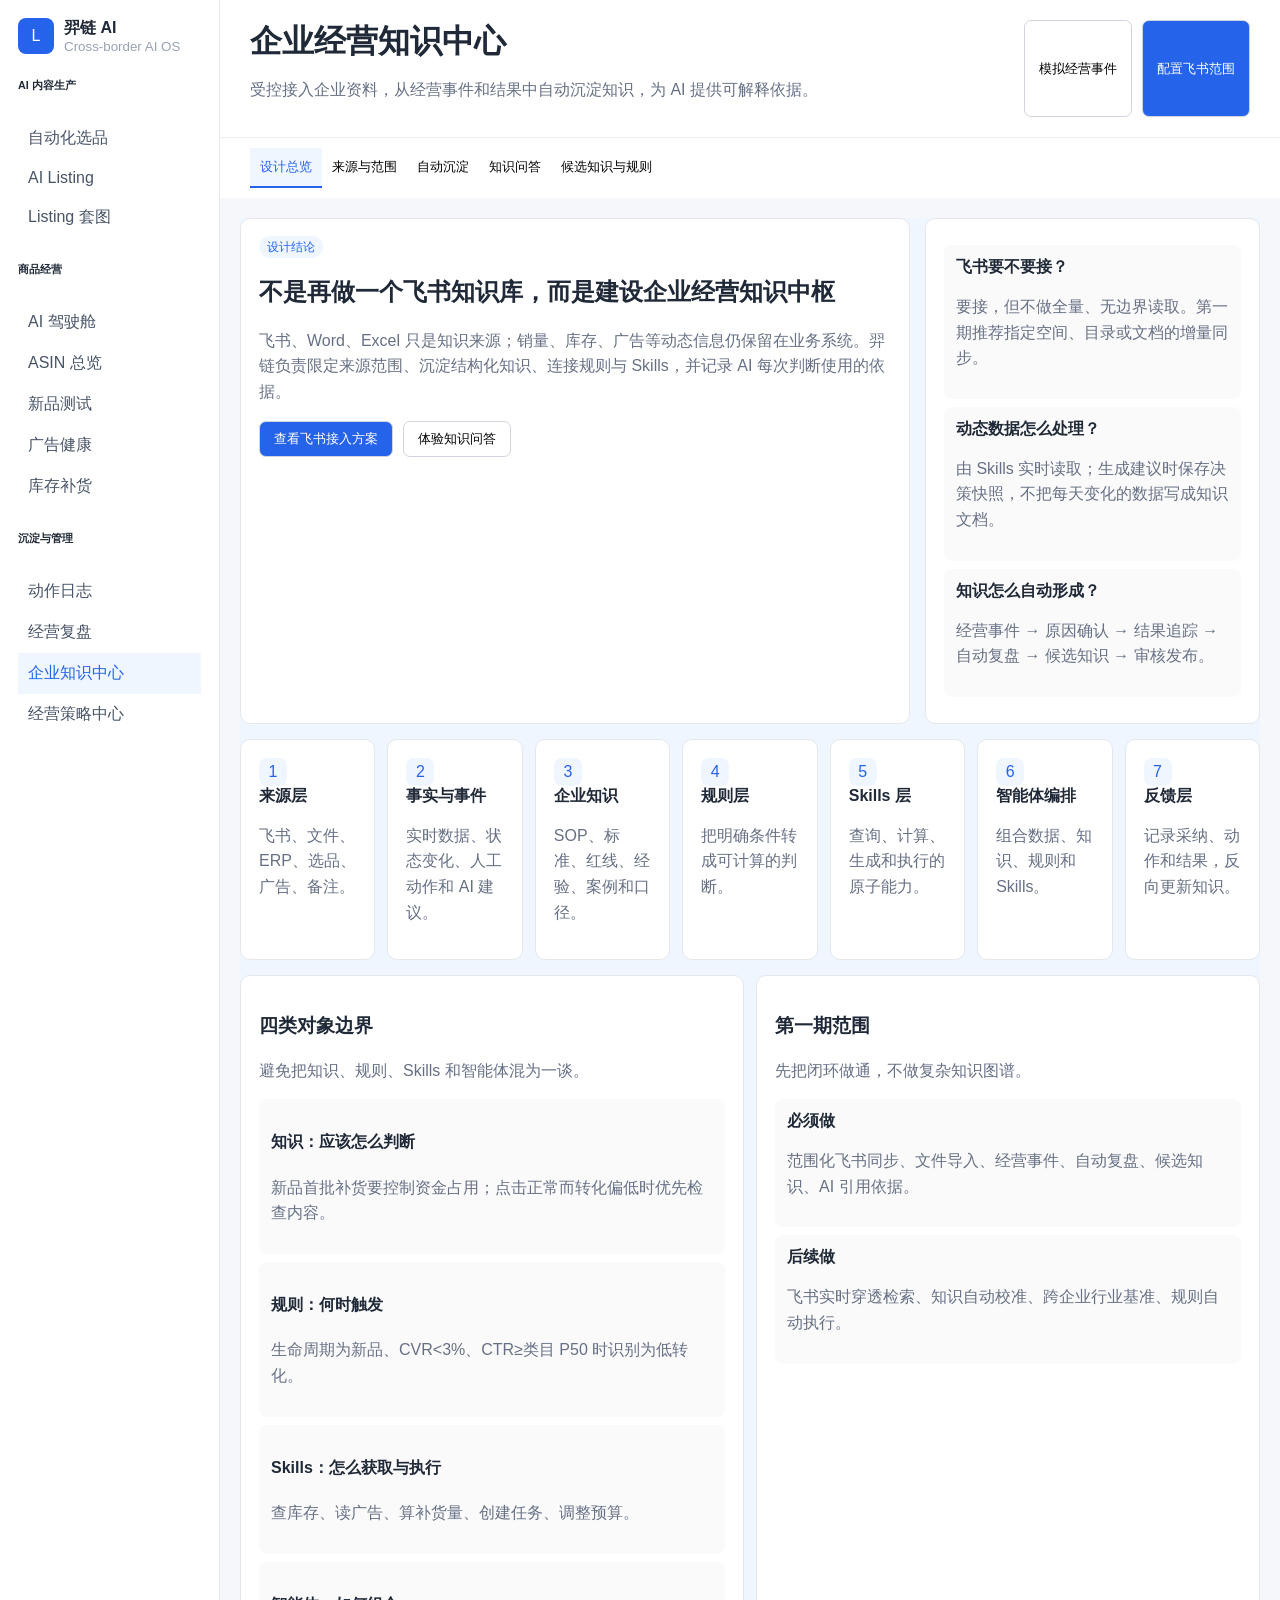
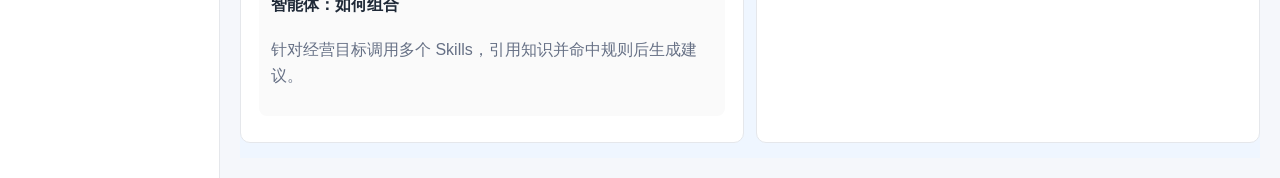
<file: enterprise-knowledge-center-v3/index.html>
<!doctype html><html lang="zh-CN"><head><meta charset="utf-8"><meta name="viewport" content="width=device-width,initial-scale=1"><title>羿链 AI｜企业经营知识中心 V3</title><link rel="stylesheet" href="style.css"></head><body><div class="app"><aside class="side"><div class="brand"><div class="logo">L</div><div><b>羿链 AI</b><small>Cross-border AI OS</small></div></div><nav class="nav"><h6>AI 内容生产</h6><a href="#">自动化选品</a><a href="#">AI Listing</a><a href="#">Listing 套图</a><h6>商品经营</h6><a href="#">AI 驾驶舱</a><a href="#">ASIN 总览</a><a href="#">新品测试</a><a href="#">广告健康</a><a href="#">库存补货</a><h6>沉淀与管理</h6><a href="#">动作日志</a><a href="#">经营复盘</a><a class="active" href="#">企业知识中心</a><a href="#">经营策略中心</a></nav></aside><main class="main"><header class="top"><div><h1>企业经营知识中心</h1><p>受控接入企业资料，从经营事件和结果中自动沉淀知识，为 AI 提供可解释依据。</p></div><div class="actions"><button class="btn" id="simulate">模拟经营事件</button><button class="btn primary" data-go="sources">配置飞书范围</button></div></header><div class="tabs"><button class="tab active" data-tab="overview">设计总览</button><button class="tab" data-tab="sources">来源与范围</button><button class="tab" data-tab="factory">自动沉淀</button><button class="tab" data-tab="qa">知识问答</button><button class="tab" data-tab="candidate">候选知识与规则</button></div><div class="content">
<section class="page active" id="overview"><div class="hero"><div class="card notice"><span class="tag blue">设计结论</span><h2>不是再做一个飞书知识库，而是建设企业经营知识中枢</h2><p>飞书、Word、Excel 只是知识来源；销量、库存、广告等动态信息仍保留在业务系统。羿链负责限定来源范围、沉淀结构化知识、连接规则与 Skills，并记录 AI 每次判断使用的依据。</p><div class="actions"><button class="btn primary" data-go="sources">查看飞书接入方案</button><button class="btn" data-go="qa">体验知识问答</button></div></div><div class="card"><div class="decision"><b>飞书要不要接？</b><p>要接，但不做全量、无边界读取。第一期推荐指定空间、目录或文档的增量同步。</p></div><div class="decision"><b>动态数据怎么处理？</b><p>由 Skills 实时读取；生成建议时保存决策快照，不把每天变化的数据写成知识文档。</p></div><div class="decision"><b>知识怎么自动形成？</b><p>经营事件 → 原因确认 → 结果追踪 → 自动复盘 → 候选知识 → 审核发布。</p></div></div></div><div class="layers"><div class="card layer"><div class="num">1</div><b>来源层</b><p>飞书、文件、ERP、选品、广告、备注。</p></div><div class="card layer"><div class="num">2</div><b>事实与事件</b><p>实时数据、状态变化、人工动作和 AI 建议。</p></div><div class="card layer"><div class="num">3</div><b>企业知识</b><p>SOP、标准、红线、经验、案例和口径。</p></div><div class="card layer"><div class="num">4</div><b>规则层</b><p>把明确条件转成可计算的判断。</p></div><div class="card layer"><div class="num">5</div><b>Skills 层</b><p>查询、计算、生成和执行的原子能力。</p></div><div class="card layer"><div class="num">6</div><b>智能体编排</b><p>组合数据、知识、规则和 Skills。</p></div><div class="card layer"><div class="num">7</div><b>反馈层</b><p>记录采纳、动作和结果，反向更新知识。</p></div></div><div class="grid2"><div class="card"><div class="head"><div><h3>四类对象边界</h3><p>避免把知识、规则、Skills 和智能体混为一谈。</p></div></div><div class="body split"><div class="box"><h4>知识：应该怎么判断</h4><p>新品首批补货要控制资金占用；点击正常而转化偏低时优先检查内容。</p></div><div class="box"><h4>规则：何时触发</h4><p>生命周期为新品、CVR&lt;3%、CTR≥类目 P50 时识别为低转化。</p></div><div class="box"><h4>Skills：怎么获取与执行</h4><p>查库存、读广告、算补货量、创建任务、调整预算。</p></div><div class="box"><h4>智能体：如何组合</h4><p>针对经营目标调用多个 Skills，引用知识并命中规则后生成建议。</p></div></div></div><div class="card"><div class="head"><div><h3>第一期范围</h3><p>先把闭环做通，不做复杂知识图谱。</p></div></div><div class="body"><div class="decision"><b>必须做</b><p>范围化飞书同步、文件导入、经营事件、自动复盘、候选知识、AI 引用依据。</p></div><div class="decision"><b>后续做</b><p>飞书实时穿透检索、知识自动校准、跨企业行业基准、规则自动执行。</p></div></div></div></div></section>
<section class="page" id="sources"><div class="banner"><div class="icon">飞</div><div><h3>支持飞书，但采用“最小必要范围”接入</h3><p>管理员先选择空间、目录、文档和允许使用的 AI 场景；系统预览文档数量、权限冲突、重复内容和预计知识片段，再开始同步。默认不访问人事、薪酬和财务敏感空间。</p></div><span class="tag green">推荐：范围同步</span></div><div class="grid3"><div class="card mode selected" data-mode="sync"><span class="radio"></span><h4>范围化增量同步</h4><p>选择具体节点，跟随内容更新并保留版本。</p><ul><li>长期维护的 SOP、标准和品牌资料</li><li>查询稳定，可追溯 AI 引用版本</li><li>第一期推荐方案</li></ul></div><div class="card mode" data-mode="import"><span class="radio"></span><h4>人工选文档导入</h4><p>把少量稳定文档复制到羿链，不持续同步。</p><ul><li>范围最清晰、实施成本最低</li><li>适合敏感和稳定的企业标准</li><li>更新需要人工重新导入</li></ul></div><div class="card mode" data-mode="live"><span class="radio"></span><h4>飞书实时穿透检索</h4><p>回答时直接在授权飞书范围搜索。</p><ul><li>适合变化快且不希望复制的资料</li><li>受接口延迟和权限变化影响</li><li>后续作为证据不足时的补充</li></ul></div></div><div class="scope"><div class="card"><div class="head"><div><h3>当前飞书同步范围</h3><p>只同步选中的节点，不因授权而自动抓取整个企业空间。</p></div><button class="btn primary" id="openScope">配置范围</button></div><div class="body"><div class="tree"><div class="node"><span class="check on"></span><div><b>商品经营中心</b><p>继承新品测试与内容规范，共 25 篇文档</p></div><span class="tag green">允许调用</span></div><div class="node child"><span class="check on"></span><div><b>新品测试与运营 SOP</b><p>D7 / D15 / D23 / D30、广告启动和止损流程</p></div><span class="tag blue">新品测试</span></div><div class="node child"><span class="check on"></span><div><b>Listing 与图片规范</b><p>品牌语气、禁用词、图片验收标准</p></div><span class="tag blue">内容生成</span></div><div class="node"><span class="check on"></span><div><b>供应链与补货标准</b><p>供应商准入、MOQ、交期和补货流程</p></div><span class="tag blue">库存补货</span></div><div class="node"><span class="check"></span><div><b>人事与薪酬</b><p>工资、绩效和人员隐私，默认排除</p></div><span class="tag red">敏感</span></div><div class="node"><span class="check"></span><div><b>财务与资金预算</b><p>仅管理层专属 AI 场景可单独授权</p></div><span class="tag orange">限制</span></div></div></div></div><div><div class="card"><div class="head"><div><h3>范围影响预览</h3><p>同步前先评估规模与权限。</p></div><span class="tag green">可同步</span></div><div class="body"><div class="stats"><div class="stat"><small>选中文档</small><b id="docs">42</b></div><div class="stat"><small>预计片段</small><b id="chunks">1,286</b></div><div class="stat"><small>重复内容</small><b>8%</b></div><div class="stat"><small>权限冲突</small><b style="color:var(--orange)">3</b></div></div><div class="warn">3 篇文档的飞书可见范围大于羿链 AI 使用范围。同步时将采用更严格权限。</div></div></div></div></div><div class="card" style="margin-top:12px"><div class="head"><div><h3>AI 查询路由</h3><p>不是每次都访问大量飞书资料。</p></div><button class="btn" data-go="qa">打开知识问答</button></div><div class="body"><div class="route"><div class="step primary"><b>① 实时业务数据</b><p>库存、销量、广告和利润由 Skills 实时读取。</p></div><div class="step primary"><b>② 已发布知识</b><p>优先使用审核过、带版本和适用范围的知识。</p></div><div class="step"><b>③ 批准来源快照</b><p>检索已同步但尚未成为正式知识的内容。</p></div><div class="step fallback"><b>④ 飞书补充检索</b><p>证据不足且有权限时才触发，默认关闭。</p></div><div class="step"><b>⑤ 返回引用依据</b><p>展示数据时间、知识版本和原始文档位置。</p></div></div></div></div></section>
<section class="page" id="factory"><div class="banner"><div class="icon">循</div><div><h3>员工正常做业务，知识从动作和结果中自动长出来</h3><p>实时数据不进入知识库；系统记录关键事件、人工判断和后续效果，AI 自动生成单案例复盘，再聚合同类案例形成候选知识。</p></div><span class="tag blue">经营知识工厂</span></div><div class="pipeline"><div class="card pipe"><div class="num">1</div><b>自动采集事件</b><p>选品标记、改价、广告调整、补货、换图和清货。</p></div><div class="card pipe"><div class="num">2</div><b>补齐上下文</b><p>自动附带当时销量、库存、广告、利润和生命周期。</p></div><div class="card pipe"><div class="num">3</div><b>原因确认</b><p>AI 推断动作原因，运营三秒确认或补充一句话。</p></div><div class="card pipe"><div class="num">4</div><b>结果追踪</b><p>到期自动读取前后数据，识别干扰因素。</p></div><div class="card pipe"><div class="num">5</div><b>候选知识</b><p>聚合相似案例，展示样本、反例和可信度。</p></div><div class="card pipe"><div class="num">6</div><b>审核与转规则</b><p>负责人发布经验；条件明确后进入规则试运行。</p></div></div><div class="grid2"><div class="card"><div class="head"><div><h3>今日自动采集</h3><p>不要求运营额外写完整日志。</p></div><span class="tag green" id="eventCount">236 条</span></div><div class="body" id="feed"><div class="feed"><div class="fi">选</div><div><b>自动化选品：人工淘汰 AI 高分产品</b><p>AI 评分 82，运营标记“首批资金占用高、MOQ 过大”。系统已记录决策差异。</p><span class="tag orange">候选重复模式</span></div><span class="time">13:42</span></div><div class="feed"><div class="fi">广</div><div><b>广告预算由 $50 调整至 $30</b><p>ACoS 48%，库存覆盖 6 天。AI 推断原因为库存不足，等待运营确认。</p><span class="tag orange">原因待确认</span></div><span class="time">12:18</span></div><div class="feed"><div class="fi">补</div><div><b>AI 补货建议 300 件，运营改为 150 件</b><p>人工备注“新品数据仍不稳定，控制首批资金风险”，30 天后自动复盘。</p><span class="tag green">已建立追踪</span></div><span class="time">09:27</span></div></div></div><div class="card"><div class="head"><div><h3>待确认事项</h3><p>集中处理，避免每次操作都弹复杂表单。</p></div><span class="tag orange">预计 30 秒</span></div><div class="body"><div class="decision"><b>降低广告预算</b><p>AI 推断：库存不足，主动收缩流量。操作人可直接确认或修改原因标签。</p><button class="btn primary confirm">确认原因</button> <button class="btn">修改</button></div><div class="decision"><b>暂停补货</b><p>AI 推断：商品进入淡季，等待 14 天后复盘销量趋势。</p><button class="btn primary confirm">确认原因</button> <button class="btn">修改</button></div></div></div></div></section>
<section class="page" id="qa"><div class="banner"><div class="icon">问</div><div><h3>知识问答只是应用入口，但每个回答必须展示判断依据</h3><p>AI 默认检索已发布知识和批准来源快照，同时由 Skills 获取当前商品数据。回答中区分企业规定、历史经验、实时事实和 AI 推断。</p></div><span class="tag green">可解释回答</span></div><div class="qa"><div class="card"><div class="head"><h3>知识分类</h3></div><div class="cat active"><span>全部经营知识</span><b>38</b></div><div class="cat"><span>SOP 与标准</span><b>9</b></div><div class="cat"><span>运营规则与红线</span><b>8</b></div><div class="cat"><span>新品案例</span><b>7</b></div><div class="cat"><span>经验沉淀</span><b>6</b></div><div class="cat"><span>历史复盘</span><b>5</b></div><div class="cat"><span>平台与合规</span><b>3</b></div><div class="body"><div class="decision"><b>本次范围</b><p>已发布知识 38 条<br>飞书批准快照 42 篇<br>Amazon UK / 家居类<br>排除财务、人事空间</p></div></div></div><div class="card"><div class="head"><div><h3>企业经营知识助手</h3><p>基于企业知识与实时数据回答。</p></div><span class="tag green">来源可追溯</span></div><div class="chat" id="chat"><div class="msg user"><div class="bubble">新品 D15 点击率正常，但转化率只有 2.8%，通常应该先做什么？</div></div><div class="msg"><div class="bubble"><h4>建议先检查主图、详情页和价格竞争力，不建议直接增加广告预算。</h4>当前商品点击率达到类目正常水平，说明基础流量不是首要问题。根据新品测试 SOP，应先判断主图场景表达、卖点信息、价格和评价是否存在转化障碍。近 23 个相似案例中，16 个具备可评估结果，其中 11 个在内容优化后 7 日内转化率提升。<div><span class="cite">KB-SOP-001 V2.3</span><span class="cite">EXP-014 V1.2</span><span class="cite">实时快照 18:37</span></div></div></div></div><div class="composer"><textarea id="q">库存覆盖 14 天，供应商交期 30 天，这个新品应该补多少？</textarea><button class="btn primary" id="ask">发送</button></div></div><div class="card"><div class="head"><h3>本次判断依据</h3></div><div class="chain"><h4>AI 决策链路</h4><div class="ci"><div class="cn">1</div><div><b>实时事实</b><p>生命周期 D15、CVR 2.8%、CTR 达类目 P55。</p></div></div><div class="ci"><div class="cn">2</div><div><b>企业知识</b><p>新品测试 SOP 与低转化复盘经验。</p></div></div><div class="ci"><div class="cn">3</div><div><b>结构化规则</b><p>命中“点击正常、转化偏低”。</p></div></div><div class="ci"><div class="cn">4</div><div><b>Skills</b><p>查询广告、Listing、价格和评价。</p></div></div><div class="ci"><div class="cn">5</div><div><b>建议与追踪</b><p>生成诊断任务，7 日后自动复盘。</p></div></div></div><div class="chain"><h4>来源说明</h4><div class="box"><h4>飞书来源快照</h4><p>《新品测试 SOP》，指定目录同步，2026-07-20 更新。</p></div><div class="box" style="margin-top:7px"><h4>经营经验</h4><p>23 个相似案例自动提炼，经经营负责人审核。</p></div></div></div></div></section>
<section class="page" id="candidate"><div class="candidate"><div class="card"><div class="head"><h3>候选知识</h3><span class="tag orange">6</span></div><div class="cand active"><b>新品低转化时优先检查内容</b><p>23 个案例 · 可信度 78%</p></div><div class="cand"><b>新品首次补货控制在预测量 40%—60%</b><p>18 个案例 · 可信度 84%</p></div><div class="cand"><b>选品评分提高 MOQ 与资金权重</b><p>31 个决策 · 可信度 72%</p></div><div class="cand"><b>库存不足时适度收缩广告</b><p>14 个案例 · 可信度 69%</p></div></div><div class="card"><div class="head"><div><h3>新品点击率正常但转化率低时，优先检查主图与详情页</h3><p>由经营事件和自动复盘聚合生成，不是 AI 直接发布的规则。</p></div><span class="tag green">可信度 78%</span></div><div class="body"><div class="metric"><div class="stat"><small>相似案例</small><b>23</b></div><div class="stat"><small>可评估</small><b>16</b></div><div class="stat"><small>明显改善</small><b>11</b></div><div class="stat"><small>反例</small><b>2</b></div></div><div class="box" style="margin-top:10px"><h4>候选结论</h4><p>Amazon UK 家居类新品 D7—D23，当点击率达到类目正常水平但转化率低于 3% 时，优先检查主图场景表达、详情页信息层级和价格竞争力，不宜直接增加广告预算。</p></div><div class="split" style="margin-top:10px"><div class="box"><h4>支持证据</h4><p>11 个案例内容优化后转化提升，平均提升 1.3 个百分点。</p></div><div class="box"><h4>例外与风险</h4><p>价格高于竞品 15% 以上、评价不足或同期大促时，不直接归因于内容。</p></div></div><div class="box" style="margin-top:10px"><h4>知识形成门槛</h4><p>单个案例只进入复盘；多个相似案例形成候选；审核后可用于 AI 建议；历史回放和试运行通过后才可转为规则。</p></div></div></div><div class="card"><div class="head"><h3>发布与转化</h3></div><div class="body"><div class="decision"><b>建议用途</b><p>先发布为 L2 企业经验，用于 AI 生成诊断建议，不自动修改 Listing 或广告。</p></div><div class="footer-actions"><button class="btn primary action">发布为企业经验</button><button class="btn action">进入限定范围试运行</button><button class="btn action">转为结构化规则草稿</button><button class="btn">继续积累样本</button></div><div class="box" style="margin-top:12px"><h4>规则与 Skills 的边界</h4><p>规则定义“何时识别低转化”；查询广告、价格、评价是 Skills；智能体组合知识、规则和多个 Skills 后给出建议。</p></div></div></div></div></section>
</div></main></div><div class="overlay" id="overlay"></div><aside class="drawer" id="drawer"><div class="dh"><div><b>配置飞书知识范围</b><p style="margin:3px 0 0;color:#98a2b3;font-size:9px">选择最小必要范围，并预览同步影响</p></div><button class="close" id="close">×</button></div><div class="db"><div class="formgrid"><div><div class="block"><h4>1. 选择空间与节点</h4><div class="body"><div class="row"><span class="check on scopecheck"></span><div><b>商品经营中心</b><p>新品测试、Listing、广告、库存和清货</p></div></div><div class="row"><span class="check on scopecheck"></span><div><b>供应链管理中心</b><p>供应商、MOQ、交期和质检标准</p></div></div><div class="row"><span class="check scopecheck"></span><div><b>公司管理制度</b><p>部分内容与商品经营无关</p></div></div><div class="row"><span class="check scopecheck"></span><div><b>人事、薪酬与绩效</b><p>敏感域，默认禁止商品经营 AI 调用</p></div></div></div></div><div class="block"><h4>2. 内容过滤规则</h4><div class="body"><div class="row"><span class="check on"></span><div><b>仅同步已发布文档</b><p>排除草稿、回收站和临时会议记录</p></div></div><div class="row"><span class="check on"></span><div><b>排除 24 个月未更新内容</b><p>平台规则类文档除外</p></div></div><div class="row"><span class="check on"></span><div><b>敏感词和权限冲突检测</b><p>工资、身份证、银行账户等默认拦截</p></div></div></div></div></div><div><div class="block"><h4>3. AI 使用范围</h4><div class="body"><select class="select"><option>新品测试、Listing、广告、库存补货</option></select><select class="select"><option>经营负责人、产品开发、运营</option></select><select class="select"><option>普通用户看摘要，负责人可打开原文</option></select></div></div><div class="block"><h4>范围影响估算</h4><div class="body"><div class="stats"><div class="stat"><small>预计文档</small><b id="dDocs">42</b></div><div class="stat"><small>预计片段</small><b id="dChunks">1,286</b></div><div class="stat"><small>敏感拦截</small><b>17</b></div><div class="stat"><small>权限冲突</small><b style="color:var(--orange)">3</b></div></div><div class="warn">建议先运行 14 天，观察命中率、无答案率和错误引用，再决定是否开放飞书实时穿透检索。</div></div></div></div></div></div><div class="df"><button class="btn" id="cancel">取消</button><button class="btn">保存草稿</button><button class="btn primary" id="save">确认范围并同步</button></div></aside><div class="toast" id="toast"></div><script src="app.js"></script></body></html>
</file>
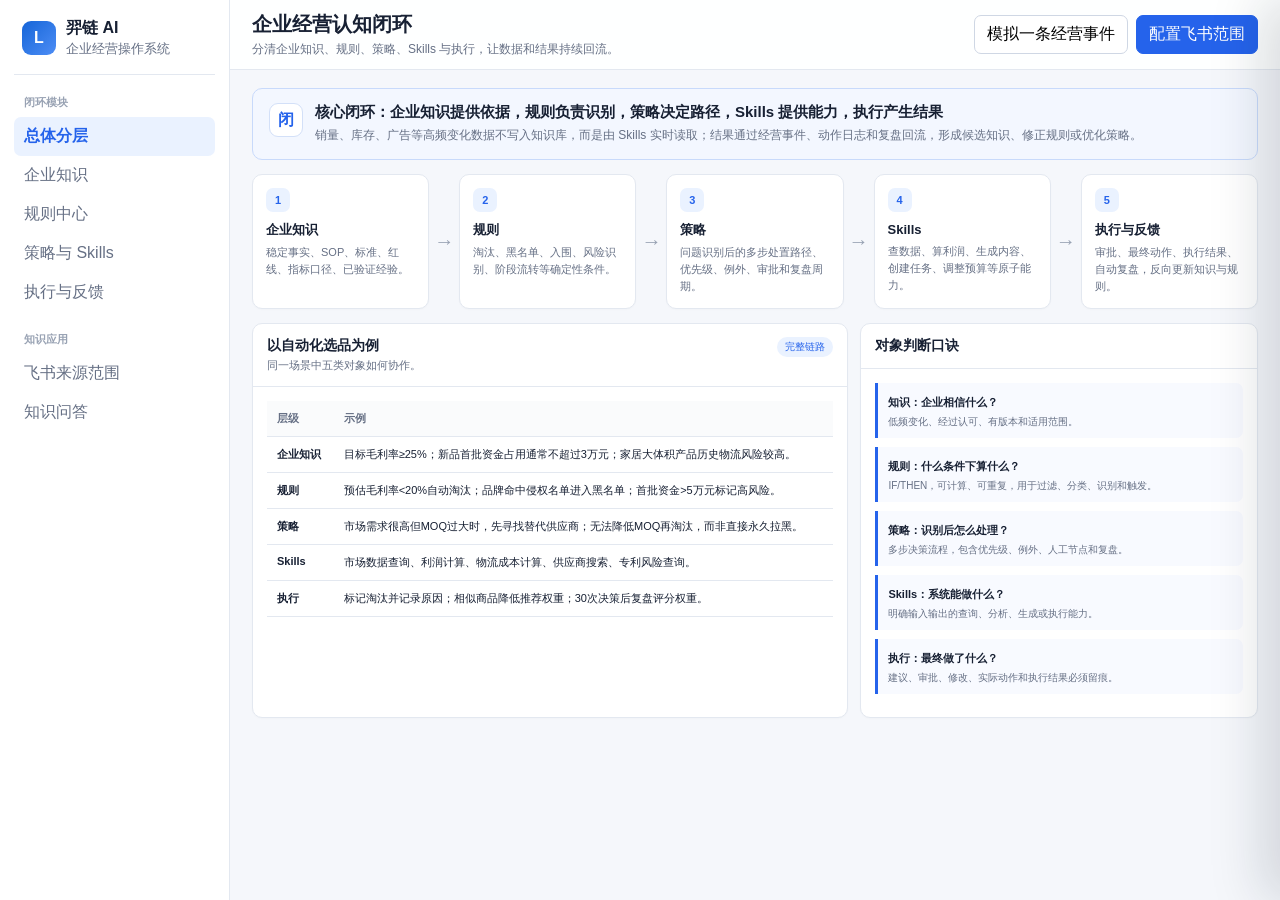
<file: public/knowledge-center-v4.html>
<!doctype html>
<html lang="zh-CN">
<head>
<meta charset="utf-8" />
<meta name="viewport" content="width=device-width,initial-scale=1" />
<title>羿链 AI｜企业经营知识闭环原型</title>
<style>
:root{--bg:#f5f7fb;--panel:#fff;--line:#e3e8f0;--text:#172033;--muted:#667085;--blue:#2563eb;--blueSoft:#eaf2ff;--green:#16803c;--greenSoft:#eaf7ef;--orange:#b4690e;--orangeSoft:#fff4df;--red:#c24132;--redSoft:#fdecea;--shadow:0 10px 30px rgba(16,24,40,.07)}
*{box-sizing:border-box}html,body{margin:0;min-height:100%;font-family:-apple-system,BlinkMacSystemFont,"Segoe UI","PingFang SC","Microsoft YaHei",Arial,sans-serif;color:var(--text);background:var(--bg)}button,input,textarea,select{font:inherit}.app{display:grid;grid-template-columns:230px 1fr;min-height:100vh}.side{background:#fff;border-right:1px solid var(--line);padding:18px 14px;position:sticky;top:0;height:100vh;overflow:auto}.brand{display:flex;gap:10px;align-items:center;padding:0 8px 16px;border-bottom:1px solid var(--line)}.logo{width:34px;height:34px;border-radius:9px;background:linear-gradient(135deg,#1565d8,#4d8df5);color:#fff;display:grid;place-items:center;font-weight:800}.brand b{display:block}.brand small{color:var(--muted)}.nav h6{margin:20px 10px 7px;color:#98a2b3;font-size:11px}.nav button{display:flex;width:100%;border:0;background:transparent;padding:9px 10px;border-radius:7px;color:var(--muted);text-align:left;cursor:pointer}.nav button.active{background:var(--blueSoft);color:var(--blue);font-weight:700}.main{min-width:0}.top{height:70px;background:rgba(255,255,255,.95);border-bottom:1px solid var(--line);display:flex;justify-content:space-between;align-items:center;padding:12px 22px;position:sticky;top:0;z-index:5}.top h1{font-size:20px;margin:0}.top p{margin:3px 0 0;font-size:12px;color:var(--muted)}.actions{display:flex;gap:8px}.btn{border:1px solid #cfd7e4;background:#fff;border-radius:7px;padding:8px 12px;cursor:pointer}.btn.primary{background:var(--blue);border-color:var(--blue);color:#fff}.content{padding:18px 22px 40px;max-width:1580px;margin:auto}.page{display:none}.page.active{display:block}.banner{background:#f3f7ff;border:1px solid #c8dafb;border-radius:10px;padding:14px 16px;display:flex;gap:12px;align-items:flex-start;margin-bottom:14px}.banner .ico{width:34px;height:34px;border-radius:9px;background:#fff;color:var(--blue);display:grid;place-items:center;font-weight:800;border:1px solid #d3e0f8}.banner h2{font-size:15px;margin:0 0 4px}.banner p{font-size:12px;color:var(--muted);margin:0;line-height:1.6}.tag{display:inline-flex;align-items:center;border-radius:999px;padding:3px 8px;font-size:10px;background:#eef2f6;color:#475467;white-space:nowrap}.tag.blue{background:var(--blueSoft);color:var(--blue)}.tag.green{background:var(--greenSoft);color:var(--green)}.tag.orange{background:var(--orangeSoft);color:var(--orange)}.tag.red{background:var(--redSoft);color:var(--red)}.grid{display:grid;grid-template-columns:repeat(5,minmax(0,1fr));gap:10px}.card{background:#fff;border:1px solid var(--line);border-radius:10px;box-shadow:0 1px 2px rgba(16,24,40,.02)}.layer{padding:13px}.layer .n{width:24px;height:24px;background:var(--blueSoft);color:var(--blue);display:grid;place-items:center;border-radius:7px;font-size:11px;font-weight:800;margin-bottom:8px}.layer b{font-size:13px}.layer p{font-size:11px;color:var(--muted);line-height:1.55;margin:5px 0 0}.arrow{display:grid;place-items:center;color:#98a2b3;font-size:20px}.flow{display:grid;grid-template-columns:1fr 30px 1fr 30px 1fr 30px 1fr 30px 1fr;gap:0;margin-bottom:14px}.head{display:flex;justify-content:space-between;align-items:flex-start;padding:13px 14px;border-bottom:1px solid var(--line)}.head h3{font-size:14px;margin:0}.head p{font-size:11px;color:var(--muted);margin:3px 0 0}.body{padding:14px}.two{display:grid;grid-template-columns:1.2fr .8fr;gap:12px}.three{display:grid;grid-template-columns:repeat(3,1fr);gap:10px}.item{padding:11px;border:1px solid var(--line);border-radius:8px;margin-bottom:8px}.item:last-child{margin-bottom:0}.item b{font-size:12px}.item p{font-size:11px;color:var(--muted);line-height:1.5;margin:4px 0 0}.table{width:100%;border-collapse:collapse}.table th,.table td{padding:10px;border-bottom:1px solid var(--line);font-size:11px;text-align:left;vertical-align:top}.table th{color:#667085;background:#fafbfc}.switch{width:34px;height:19px;border-radius:99px;background:#d0d5dd;position:relative;cursor:pointer;display:inline-block}.switch.on{background:var(--blue)}.switch:after{content:"";width:15px;height:15px;border-radius:50%;background:#fff;position:absolute;top:2px;left:2px;transition:.15s}.switch.on:after{left:17px}.route{display:grid;grid-template-columns:repeat(5,1fr);gap:9px}.step{padding:11px;border:1px solid var(--line);border-radius:8px;background:#fff}.step b{font-size:11px}.step p{font-size:10px;line-height:1.45;color:var(--muted);margin:4px 0 0}.step.primary{border-color:#b9cff8;background:#f5f8ff}.step.fallback{border-style:dashed}.chatLayout{display:grid;grid-template-columns:210px 1fr 300px;gap:10px}.cat{padding:10px 12px;display:flex;justify-content:space-between;font-size:11px;border-bottom:1px solid #f0f2f5}.cat.active{background:var(--blueSoft);color:var(--blue);font-weight:700}.chat{padding:15px;height:450px;overflow:auto;background:#fbfcfe}.msg{display:flex;margin-bottom:12px}.msg.user{justify-content:flex-end}.bubble{max-width:78%;padding:11px 12px;border-radius:10px;background:#fff;border:1px solid var(--line);font-size:12px;line-height:1.65}.msg.user .bubble{background:#e9f2ff;border-color:#cbdcff}.cite{display:inline-block;margin:8px 5px 0 0;padding:3px 7px;border-radius:5px;background:#eef4ff;color:var(--blue);font-size:10px}.composer{display:flex;gap:8px;padding:12px;border-top:1px solid var(--line)}.composer textarea{flex:1;min-height:54px;border:1px solid #ccd5e2;border-radius:8px;padding:9px;resize:none}.decision{border-left:3px solid var(--blue);padding:9px 10px;background:#f8faff;margin-bottom:9px;border-radius:0 7px 7px 0}.decision b{font-size:11px}.decision p{font-size:10px;color:var(--muted);line-height:1.5;margin:4px 0 0}.feed{display:grid;grid-template-columns:34px 1fr auto;gap:9px;align-items:start;padding:11px 0;border-bottom:1px solid var(--line)}.fi{width:30px;height:30px;border-radius:8px;background:var(--blueSoft);color:var(--blue);display:grid;place-items:center;font-size:11px;font-weight:700}.feed b{font-size:11px}.feed p{font-size:10px;color:var(--muted);line-height:1.5;margin:3px 0}.time{font-size:10px;color:#98a2b3}.modalMask{display:none;position:fixed;inset:0;background:rgba(16,24,40,.35);z-index:20}.modalMask.open{display:block}.drawer{position:fixed;right:-680px;top:0;width:min(680px,94vw);height:100vh;background:#fff;z-index:21;transition:.2s;box-shadow:-18px 0 50px rgba(16,24,40,.15);display:flex;flex-direction:column}.drawer.open{right:0}.drawer .dh{padding:15px 18px;border-bottom:1px solid var(--line);display:flex;justify-content:space-between}.drawer .db{padding:16px;overflow:auto;flex:1}.close{border:0;background:transparent;font-size:22px}.check{width:17px;height:17px;border:1px solid #bdc7d6;border-radius:4px;display:inline-grid;place-items:center;cursor:pointer}.check.on{background:var(--blue);border-color:var(--blue)}.check.on:after{content:"✓";color:#fff;font-size:11px}.scopeRow{display:grid;grid-template-columns:20px 1fr auto;gap:8px;padding:11px;border-bottom:1px solid var(--line)}.scopeRow b{font-size:11px}.scopeRow p{font-size:10px;color:var(--muted);margin:3px 0 0}.toast{position:fixed;left:50%;bottom:26px;transform:translateX(-50%) translateY(20px);background:#101828;color:#fff;padding:9px 14px;border-radius:7px;font-size:11px;opacity:0;transition:.2s;z-index:30}.toast.show{opacity:1;transform:translateX(-50%) translateY(0)}@media(max-width:1100px){.app{grid-template-columns:190px 1fr}.grid{grid-template-columns:repeat(3,1fr)}.flow{grid-template-columns:1fr}.arrow{transform:rotate(90deg)}.chatLayout{grid-template-columns:180px 1fr}.chatLayout>div:last-child{grid-column:1/-1}.two,.three{grid-template-columns:1fr}.route{grid-template-columns:1fr 1fr}}
</style>
</head>
<body>
<div class="app">
<aside class="side"><div class="brand"><div class="logo">L</div><div><b>羿链 AI</b><small>企业经营操作系统</small></div></div><div class="nav"><h6>闭环模块</h6><button class="active" data-page="map">总体分层</button><button data-page="knowledge">企业知识</button><button data-page="rules">规则中心</button><button data-page="strategy">策略与 Skills</button><button data-page="execution">执行与反馈</button><h6>知识应用</h6><button data-page="sources">飞书来源范围</button><button data-page="qa">知识问答</button></div></aside>
<main class="main"><header class="top"><div><h1 id="title">企业经营认知闭环</h1><p id="subtitle">分清企业知识、规则、策略、Skills 与执行，让数据和结果持续回流。</p></div><div class="actions"><button class="btn" id="simulate">模拟一条经营事件</button><button class="btn primary" id="scopeBtn">配置飞书范围</button></div></header><div class="content">
<section class="page active" id="map"><div class="banner"><div class="ico">闭</div><div><h2>核心闭环：企业知识提供依据，规则负责识别，策略决定路径，Skills 提供能力，执行产生结果</h2><p>销量、库存、广告等高频变化数据不写入知识库，而是由 Skills 实时读取；结果通过经营事件、动作日志和复盘回流，形成候选知识、修正规则或优化策略。</p></div></div><div class="flow"><div class="card layer"><div class="n">1</div><b>企业知识</b><p>稳定事实、SOP、标准、红线、指标口径、已验证经验。</p></div><div class="arrow">→</div><div class="card layer"><div class="n">2</div><b>规则</b><p>淘汰、黑名单、入围、风险识别、阶段流转等确定性条件。</p></div><div class="arrow">→</div><div class="card layer"><div class="n">3</div><b>策略</b><p>问题识别后的多步处置路径、优先级、例外、审批和复盘周期。</p></div><div class="arrow">→</div><div class="card layer"><div class="n">4</div><b>Skills</b><p>查数据、算利润、生成内容、创建任务、调整预算等原子能力。</p></div><div class="arrow">→</div><div class="card layer"><div class="n">5</div><b>执行与反馈</b><p>审批、最终动作、执行结果、自动复盘，反向更新知识与规则。</p></div></div><div class="two"><div class="card"><div class="head"><div><h3>以自动化选品为例</h3><p>同一场景中五类对象如何协作。</p></div><span class="tag blue">完整链路</span></div><div class="body"><table class="table"><tr><th>层级</th><th>示例</th></tr><tr><td><b>企业知识</b></td><td>目标毛利率≥25%；新品首批资金占用通常不超过3万元；家居大体积产品历史物流风险较高。</td></tr><tr><td><b>规则</b></td><td>预估毛利率&lt;20%自动淘汰；品牌命中侵权名单进入黑名单；首批资金&gt;5万元标记高风险。</td></tr><tr><td><b>策略</b></td><td>市场需求很高但MOQ过大时，先寻找替代供应商；无法降低MOQ再淘汰，而非直接永久拉黑。</td></tr><tr><td><b>Skills</b></td><td>市场数据查询、利润计算、物流成本计算、供应商搜索、专利风险查询。</td></tr><tr><td><b>执行</b></td><td>标记淘汰并记录原因；相似商品降低推荐权重；30次决策后复盘评分权重。</td></tr></table></div></div><div class="card"><div class="head"><h3>对象判断口诀</h3></div><div class="body"><div class="decision"><b>知识：企业相信什么？</b><p>低频变化、经过认可、有版本和适用范围。</p></div><div class="decision"><b>规则：什么条件下算什么？</b><p>IF/THEN，可计算、可重复，用于过滤、分类、识别和触发。</p></div><div class="decision"><b>策略：识别后怎么处理？</b><p>多步决策流程，包含优先级、例外、人工节点和复盘。</p></div><div class="decision"><b>Skills：系统能做什么？</b><p>明确输入输出的查询、分析、生成或执行能力。</p></div><div class="decision"><b>执行：最终做了什么？</b><p>建议、审批、修改、实际动作和执行结果必须留痕。</p></div></div></div></div></section>
<section class="page" id="knowledge"><div class="banner"><div class="ico">知</div><div><h2>企业知识更多是不会经常动态变化的既成事实、标准与经验</h2><p>它并非永远不变，但必须低频维护、经过审核、有生效版本。当前库存和今日销量属于实时事实，不属于企业知识。</p></div><span class="tag green">低频变化</span></div><div class="three"><div class="card"><div class="head"><h3>稳定事实</h3></div><div class="body"><div class="item"><b>主营范围</b><p>Amazon US / UK，家居与儿童用品。</p></div><div class="item"><b>经营目标</b><p>目标毛利率不低于25%，首批资金策略偏谨慎。</p></div></div></div><div class="card"><div class="head"><h3>SOP、标准与红线</h3></div><div class="body"><div class="item"><b>新品测试 SOP</b><p>D7、D15、D23、D30检查项与负责人。</p></div><div class="item"><b>选品红线</b><p>禁售类目、体积上限、毛利底线和合规要求。</p></div></div></div><div class="card"><div class="head"><h3>经验与案例</h3></div><div class="body"><div class="item"><b>补货经验</b><p>新品预测置信度不足时，首次补货采用标准预测量40%—60%。</p></div><div class="item"><b>失败案例</b><p>低价促销在某类目导致退货率和客诉同步上升。</p></div></div></div></div><div class="card" style="margin-top:12px"><div class="head"><div><h3>企业知识清单</h3><p>正式知识可被 AI 引用，但不会直接等同于自动执行。</p></div><button class="btn">新增知识</button></div><div class="body"><table class="table"><tr><th>名称</th><th>类型</th><th>适用范围</th><th>来源</th><th>版本</th><th>状态</th></tr><tr><td>新品首批补货资金控制原则</td><td>经营经验</td><td>Amazon / 新品 D7-D30</td><td>18个复盘案例</td><td>V1.3</td><td><span class="tag green">已发布</span></td></tr><tr><td>自动化选品利润与体积红线</td><td>业务红线</td><td>家居类选品</td><td>经营负责人</td><td>V2.1</td><td><span class="tag green">已发布</span></td></tr><tr><td>Amazon UK儿童用品合规要求</td><td>平台规则</td><td>UK / 儿童用品</td><td>飞书范围同步</td><td>V1.8</td><td><span class="tag orange">待复核</span></td></tr></table></div></div></section>
<section class="page" id="rules"><div class="banner"><div class="ico">规</div><div><h2>规则就是结构化、可计算的判断条件</h2><p>自动化选品中的淘汰规则、黑名单规则、入围规则，以及生命周期中的D30零单、库存风险和广告异常，都属于规则。</p></div><span class="tag blue">IF / THEN</span></div><div class="card"><div class="head"><div><h3>规则列表</h3><p>规则负责识别、过滤、分类或触发，不负责完整处置。</p></div><button class="btn primary">AI 创建规则</button></div><div class="body"><table class="table"><tr><th>规则名称</th><th>适用场景</th><th>当满足</th><th>则</th><th>关联策略</th><th>状态</th></tr><tr><td><b>低毛利自动淘汰</b></td><td>自动化选品</td><td>预估毛利率 &lt; 20%</td><td>标记淘汰</td><td>高需求例外复核</td><td><span class="tag green">启用</span></td></tr><tr><td><b>侵权品牌黑名单</b></td><td>自动化选品</td><td>品牌/关键词命中黑名单</td><td>不再推荐</td><td>合规拦截策略</td><td><span class="tag green">启用</span></td></tr><tr><td><b>D30零单识别</b></td><td>新品测试</td><td>可售≥30天、销量=0、库存&gt;0</td><td>生成D30零单问题</td><td>新品止损策略</td><td><span class="tag green">启用</span></td></tr><tr><td><b>库存补货风险</b></td><td>库存补货</td><td>覆盖天数&lt;交期+安全天数</td><td>生成补货风险</td><td>分阶段补货策略</td><td><span class="tag orange">试运行</span></td></tr></table></div></div></section>
<section class="page" id="strategy"><div class="banner"><div class="ico">策</div><div><h2>规则负责识别，策略负责解决；Skills 是策略可调用的原子能力</h2><p>例如“D30零单”是一条识别规则；“诊断曝光、点击和转化，再决定优化、收缩或清货”是一套策略。</p></div></div><div class="two"><div class="card"><div class="head"><div><h3>新品 D30 零单处置策略</h3><p>多步路径、例外、审批与复盘。</p></div><span class="tag blue">策略 V2.1</span></div><div class="body"><div class="item"><b>1. 基础校验</b><p>确认可售、库存、价格和Listing状态正常。</p></div><div class="item"><b>2. 分层诊断</b><p>曝光不足查流量；点击不足查主图和价格；转化不足查内容、评价与产品竞争力。</p></div><div class="item"><b>3. 动作组合</b><p>暂停新增补货，广告预算降低30%—50%，创建内容诊断任务。</p></div><div class="item"><b>4. 复盘退出</b><p>7天后自动复盘；仍零单则进入清货候选。</p></div></div></div><div class="card"><div class="head"><h3>关联 Skills</h3></div><div class="body"><div class="item"><b>查询类</b><p>库存查询、广告数据、关键词排名、竞品价格、供应商交期。</p></div><div class="item"><b>分析类</b><p>利润计算、转化诊断、销量预测、补货量计算、Listing质量分析。</p></div><div class="item"><b>生成类</b><p>生成诊断解释、Listing优化建议、复盘报告。</p></div><div class="item"><b>执行类</b><p>创建任务、发送通知、创建补货建议单、调整广告预算。</p></div></div></div></div></section>
<section class="page" id="execution"><div class="banner"><div class="ico">执</div><div><h2>执行层记录最终做了什么，反馈层判断是否有效</h2><p>AI建议、人工审批、人工修改和最终动作要分开留痕。结果回流后，系统生成复盘，并决定形成候选知识、修正规则还是优化策略。</p></div></div><div class="two"><div class="card"><div class="head"><div><h3>今日执行记录</h3><p>统一记录 AI 与人工动作。</p></div><span class="tag green" id="eventTag">236条事件</span></div><div class="body" id="feed"><div class="feed"><div class="fi">补</div><div><b>AI建议补货300件，人工改为150件</b><p>已创建采购建议单；原因：新品数据不稳定，控制首批资金风险。</p><span class="tag green">30天后复盘</span></div><span class="time">14:30</span></div><div class="feed"><div class="fi">广</div><div><b>广告预算从$50降至$30</b><p>AI推断原因为库存覆盖不足，等待运营确认。</p><span class="tag orange">原因待确认</span></div><span class="time">12:18</span></div><div class="feed"><div class="fi">选</div><div><b>AI高分产品被人工淘汰</b><p>淘汰原因：MOQ过高、首批资金占用超过企业红线。</p><span class="tag blue">进入选品复盘</span></div><span class="time">10:42</span></div></div></div><div class="card"><div class="head"><h3>反馈回流方向</h3></div><div class="body"><div class="decision"><b>形成候选知识</b><p>多个案例反复证明“新品补货采用预测量50%更稳妥”。</p></div><div class="decision"><b>修正规则</b><p>低毛利淘汰规则误伤高复购、高生命周期价值产品，建议增加例外条件。</p></div><div class="decision"><b>优化策略</b><p>D30零单中部分商品因评价不足，策略应先做评价与转化诊断，而非统一降预算。</p></div><div class="decision"><b>评估 Skills</b><p>销量预测准确率连续下降，需要校准模型或更换数据源。</p></div></div></div></div></section>
<section class="page" id="sources"><div class="banner"><div class="ico">飞</div><div><h2>飞书可以接，但只接“最小必要范围”</h2><p>不建议授权后全量读取。管理员选择空间、目录或文档，配置可使用的AI场景和人员范围；同步前预览文档量、权限冲突和敏感内容。</p></div><span class="tag green">范围化增量同步</span></div><div class="route"><div class="step primary"><b>① 实时业务数据</b><p>由 ERP、广告和生命周期 Skills 读取。</p></div><div class="step primary"><b>② 正式企业知识</b><p>优先引用审核发布、带版本的知识。</p></div><div class="step"><b>③ 批准的飞书范围</b><p>检索指定目录中尚未结构化的内容。</p></div><div class="step fallback"><b>④ 实时穿透检索</b><p>证据不足且有权限时才触发，第一期默认关闭。</p></div><div class="step"><b>⑤ 引用与快照</b><p>展示文档位置、版本和数据时间。</p></div></div><div class="card" style="margin-top:12px"><div class="head"><div><h3>当前同步范围</h3><p>默认排除人事、工资、财务和无关会议资料。</p></div><button class="btn primary" id="scopeBtn2">修改范围</button></div><div class="body"><table class="table"><tr><th>空间/目录</th><th>内容</th><th>允许AI场景</th><th>同步方式</th><th>状态</th></tr><tr><td>商品经营中心</td><td>新品SOP、Listing、广告、补货与清货</td><td>商品经营全流程</td><td>增量同步</td><td><span class="tag green">已启用</span></td></tr><tr><td>供应链管理中心</td><td>MOQ、交期、供应商准入、质检</td><td>选品与补货</td><td>增量同步</td><td><span class="tag green">已启用</span></td></tr><tr><td>人事与薪酬</td><td>工资、绩效、个人隐私</td><td>无</td><td>不读取</td><td><span class="tag red">已排除</span></td></tr><tr><td>财务与资金预算</td><td>预算和现金流</td><td>管理层经营分析</td><td>单独授权</td><td><span class="tag orange">未授权</span></td></tr></table></div></div></section>
<section class="page" id="qa"><div class="banner"><div class="ico">问</div><div><h2>知识问答是应用入口，回答必须区分事实、知识、规则、策略和 Skills</h2><p>AI输出结论时展示当前数据、引用知识版本、命中规则、采用策略和调用Skills，避免只给一个不可解释的答案。</p></div></div><div class="chatLayout"><div class="card"><div class="head"><h3>知识分类</h3></div><div class="cat active"><span>全部知识</span><b>38</b></div><div class="cat"><span>稳定事实</span><b>6</b></div><div class="cat"><span>SOP与标准</span><b>9</b></div><div class="cat"><span>业务红线</span><b>8</b></div><div class="cat"><span>经营经验</span><b>7</b></div><div class="cat"><span>案例复盘</span><b>5</b></div><div class="cat"><span>平台与合规</span><b>3</b></div></div><div class="card"><div class="head"><div><h3>企业经营知识助手</h3><p>基于实时数据与企业经营认知回答。</p></div><span class="tag green">可解释</span></div><div class="chat" id="chat"><div class="msg user"><div class="bubble">自动化选品中，为什么这个市场需求很高的产品还是被淘汰了？</div></div><div class="msg"><div class="bubble"><b>该产品命中了两条企业淘汰/风险规则。</b><br>预估毛利率为18%，低于自动淘汰线20%；首批资金占用约8万元，高于企业高风险阈值5万元。虽然市场需求评分82，但当前策略规定：高需求产品可进入例外复核，仅在供应商能够降低MOQ或采购价后恢复立项。<div><span class="cite">实时选品快照</span><span class="cite">RULE-SEL-003</span><span class="cite">KB-REDLINE-002 V2.1</span><span class="cite">STR-SEL-006</span></div></div></div></div><div class="composer"><textarea id="question">库存覆盖14天，供应商交期30天，这个新品应该补多少？</textarea><button class="btn primary" id="ask">发送</button></div></div><div class="card"><div class="head"><h3>本次判断链路</h3></div><div class="body"><div class="decision"><b>实时事实</b><p>需求评分82、毛利18%、MOQ1000、资金占用8万元。</p></div><div class="decision"><b>企业知识</b><p>目标毛利25%，首批资金偏谨慎。</p></div><div class="decision"><b>命中规则</b><p>低毛利淘汰、首批资金高风险。</p></div><div class="decision"><b>采用策略</b><p>高需求产品先尝试降MOQ，再决定淘汰。</p></div><div class="decision"><b>调用 Skills</b><p>利润计算、物流成本、供应商搜索。</p></div></div></div></div></section>
</div></main></div>
<div class="modalMask" id="mask"></div><aside class="drawer" id="drawer"><div class="dh"><div><b>配置飞书最小必要范围</b><p style="margin:3px 0 0;color:#667085;font-size:11px">授权不等于全量读取</p></div><button class="close" id="close">×</button></div><div class="db"><div class="card"><div class="head"><h3>选择空间与目录</h3></div><div class="scopeRow"><span class="check on"></span><div><b>商品经营中心</b><p>新品测试、Listing、广告、库存与清货</p></div><span class="tag green">允许</span></div><div class="scopeRow"><span class="check on"></span><div><b>供应链管理中心</b><p>供应商、MOQ、交期与质检</p></div><span class="tag green">允许</span></div><div class="scopeRow"><span class="check"></span><div><b>公司管理制度</b><p>仅挑选与经营判断有关的文档</p></div><span class="tag orange">待选</span></div><div class="scopeRow"><span class="check"></span><div><b>人事、薪酬与绩效</b><p>默认禁止商品经营AI调用</p></div><span class="tag red">敏感</span></div></div><div class="card" style="margin-top:12px"><div class="head"><h3>同步过滤</h3></div><div class="body"><div class="item"><b>仅同步已发布文档</b><p>排除草稿、回收站、临时记录。</p></div><div class="item"><b>敏感数据拦截</b><p>工资、身份证、银行账户等默认禁止。</p></div><div class="item"><b>权限从严</b><p>飞书与羿链权限不一致时采用更严格的一侧。</p></div></div></div></div><div style="padding:12px 16px;border-top:1px solid var(--line);display:flex;justify-content:flex-end;gap:8px"><button class="btn" id="cancel">取消</button><button class="btn primary" id="save">确认范围</button></div></aside><div class="toast" id="toast"></div>
<script>
const pages={map:['企业经营认知闭环','分清企业知识、规则、策略、Skills 与执行，让数据和结果持续回流。'],knowledge:['企业知识','管理低频变化、经过企业认可的事实、标准与经验。'],rules:['规则中心','管理淘汰、黑名单、风险识别和阶段流转等确定性条件。'],strategy:['策略与 Skills','策略定义解决路径，Skills 提供查询、分析、生成和执行能力。'],execution:['执行与反馈','记录最终动作和业务结果，并反向优化知识、规则与策略。'],sources:['飞书来源范围','通过最小必要范围控制知识来源，不进行无边界全量读取。'],qa:['企业经营知识助手','基于实时事实、企业知识、规则、策略和 Skills 给出可解释回答。']};
function go(id){document.querySelectorAll('.page').forEach(x=>x.classList.toggle('active',x.id===id));document.querySelectorAll('.nav button[data-page]').forEach(x=>x.classList.toggle('active',x.dataset.page===id));document.getElementById('title').textContent=pages[id][0];document.getElementById('subtitle').textContent=pages[id][1];window.scrollTo({top:0,behavior:'smooth'})}
document.querySelectorAll('[data-page]').forEach(b=>b.onclick=()=>go(b.dataset.page));
const mask=document.getElementById('mask'),drawer=document.getElementById('drawer');function openDrawer(){mask.classList.add('open');drawer.classList.add('open')}function closeDrawer(){mask.classList.remove('open');drawer.classList.remove('open')}document.getElementById('scopeBtn').onclick=openDrawer;document.getElementById('scopeBtn2').onclick=openDrawer;document.getElementById('close').onclick=closeDrawer;document.getElementById('cancel').onclick=closeDrawer;mask.onclick=closeDrawer;
function toast(t){const el=document.getElementById('toast');el.textContent=t;el.classList.add('show');setTimeout(()=>el.classList.remove('show'),1800)}document.getElementById('save').onclick=()=>{closeDrawer();toast('飞书范围已保存：仅同步商品经营与供应链目录')};
document.querySelectorAll('.check').forEach(c=>c.onclick=()=>c.classList.toggle('on'));
document.getElementById('simulate').onclick=()=>{go('execution');const feed=document.getElementById('feed');const d=document.createElement('div');d.className='feed';d.innerHTML='<div class="fi">新</div><div><b>模拟事件：运营否决 AI 补货建议</b><p>系统已保存当时库存、销量与交期快照，并创建 14 天结果追踪。</p><span class="tag blue">进入自动复盘</span></div><span class="time">刚刚</span>';feed.prepend(d);document.getElementById('eventTag').textContent='237条事件';toast('已采集经营事件并建立结果追踪')};
document.getElementById('ask').onclick=()=>{const q=document.getElementById('question').value.trim();if(!q)return;const chat=document.getElementById('chat');chat.insertAdjacentHTML('beforeend','<div class="msg user"><div class="bubble">'+q.replace(/</g,'&lt;')+'</div></div><div class="msg"><div class="bubble"><b>建议先生成补货风险，再按新品风险系数计算建议量。</b><br>当前库存覆盖14天，小于供应商交期30天，命中库存补货风险规则。企业知识要求新品前30天控制资金占用；策略建议按标准预测量的40%—60%补货，并在7天后重新评估。系统将调用库存查询、销量预测和补货量计算 Skills，最终创建建议单，需人工确认后执行。<div><span class="cite">实时库存快照</span><span class="cite">RULE-STOCK-004</span><span class="cite">KB-REPLENISH-003 V1.3</span><span class="cite">STR-REPLENISH-002</span></div></div></div>');chat.scrollTop=chat.scrollHeight;document.getElementById('question').value=''};
</script>
</body></html>
</file>
<file: enterprise-knowledge-center-v3/style.css>
*{box-sizing:border-box}body{margin:0;font-family:-apple-system,BlinkMacSystemFont,'Microsoft YaHei',Arial;color:#1f2937;background:#f5f7fb}.app{display:flex;min-height:100vh}.side{width:220px;background:#fff;border-right:1px solid #e5e7eb;padding:18px}.brand{display:flex;gap:10px;align-items:center}.logo{width:36px;height:36px;background:#2563eb;color:#fff;border-radius:8px;display:grid;place-items:center}.brand small{display:block;color:#98a2b3}.nav a{display:block;padding:10px;color:#475467;text-decoration:none}.nav .active{background:#eff6ff;color:#2563eb}.main{flex:1}.top{background:#fff;padding:20px 30px;border-bottom:1px solid #eee;display:flex;justify-content:space-between}.top h1{margin:0}.top p{color:#667085}.tabs{background:#fff;padding:10px 30px}.tab{border:0;background:none;padding:10px}.tab.active{color:#2563eb;border-bottom:2px solid #2563eb}.content{padding:20px}.page{display:none}.page.active{display:block}.card{background:#fff;border:1px solid #e5e7eb;border-radius:10px;padding:18px;margin-bottom:15px}.hero{display:grid;grid-template-columns:2fr 1fr;gap:15px}.layers,.grid2,.grid3{display:grid;gap:12px}.layers{grid-template-columns:repeat(7,1fr)}.grid2{grid-template-columns:1fr 1fr}.grid3{grid-template-columns:repeat(3,1fr)}.layer{min-height:120px}.num{background:#eff6ff;color:#2563eb;width:28px;height:28px;border-radius:8px;display:grid;place-items:center}.btn{padding:8px 14px;border:1px solid #d0d5dd;background:#fff;border-radius:7px}.primary{background:#2563eb;color:white}.tag{padding:4px 8px;border-radius:12px;background:#eff6ff;color:#2563eb;font-size:12px}.green{background:#ecfdf3;color:#027a48}.orange{background:#fff7ed;color:#b54708}.banner{display:flex;gap:15px;background:#fff;border:1px solid #ddd;padding:18px}.mode,.cand,.cat{padding:15px;border:1px solid #eee;margin:8px 0}.selected,.active{border-color:#2563eb;background:#eff6ff}.page p{line-height:1.6;color:#667085}.pipeline{display:grid;grid-template-columns:repeat(6,1fr);gap:10px}.pipe{min-height:120px}.decision,.box,.step,.node{padding:12px;background:#fafafa;border-radius:8px;margin:8px 0}.chat{background:#f8fafc;padding:20px}.bubble{background:#fff;padding:12px;border-radius:8px;margin:10px;box-shadow:0 1px 3px #ddd}.drawer{position:fixed;right:-600px;top:0;width:600px;height:100%;background:#fff;transition:.3s;padding:20px;z-index:5;overflow:auto}.drawer.open{right:0}.overlay{display:none;position:fixed;inset:0;background:#0005}.overlay.open{display:block}.close{float:right}.stats{display:flex;gap:15px}.stat{background:#fff;padding:15px;border:1px solid #ddd}.status{padding:5px}.warn{padding:10px;background:#fff7ed}.actions{display:flex;gap:10px}
</file>
